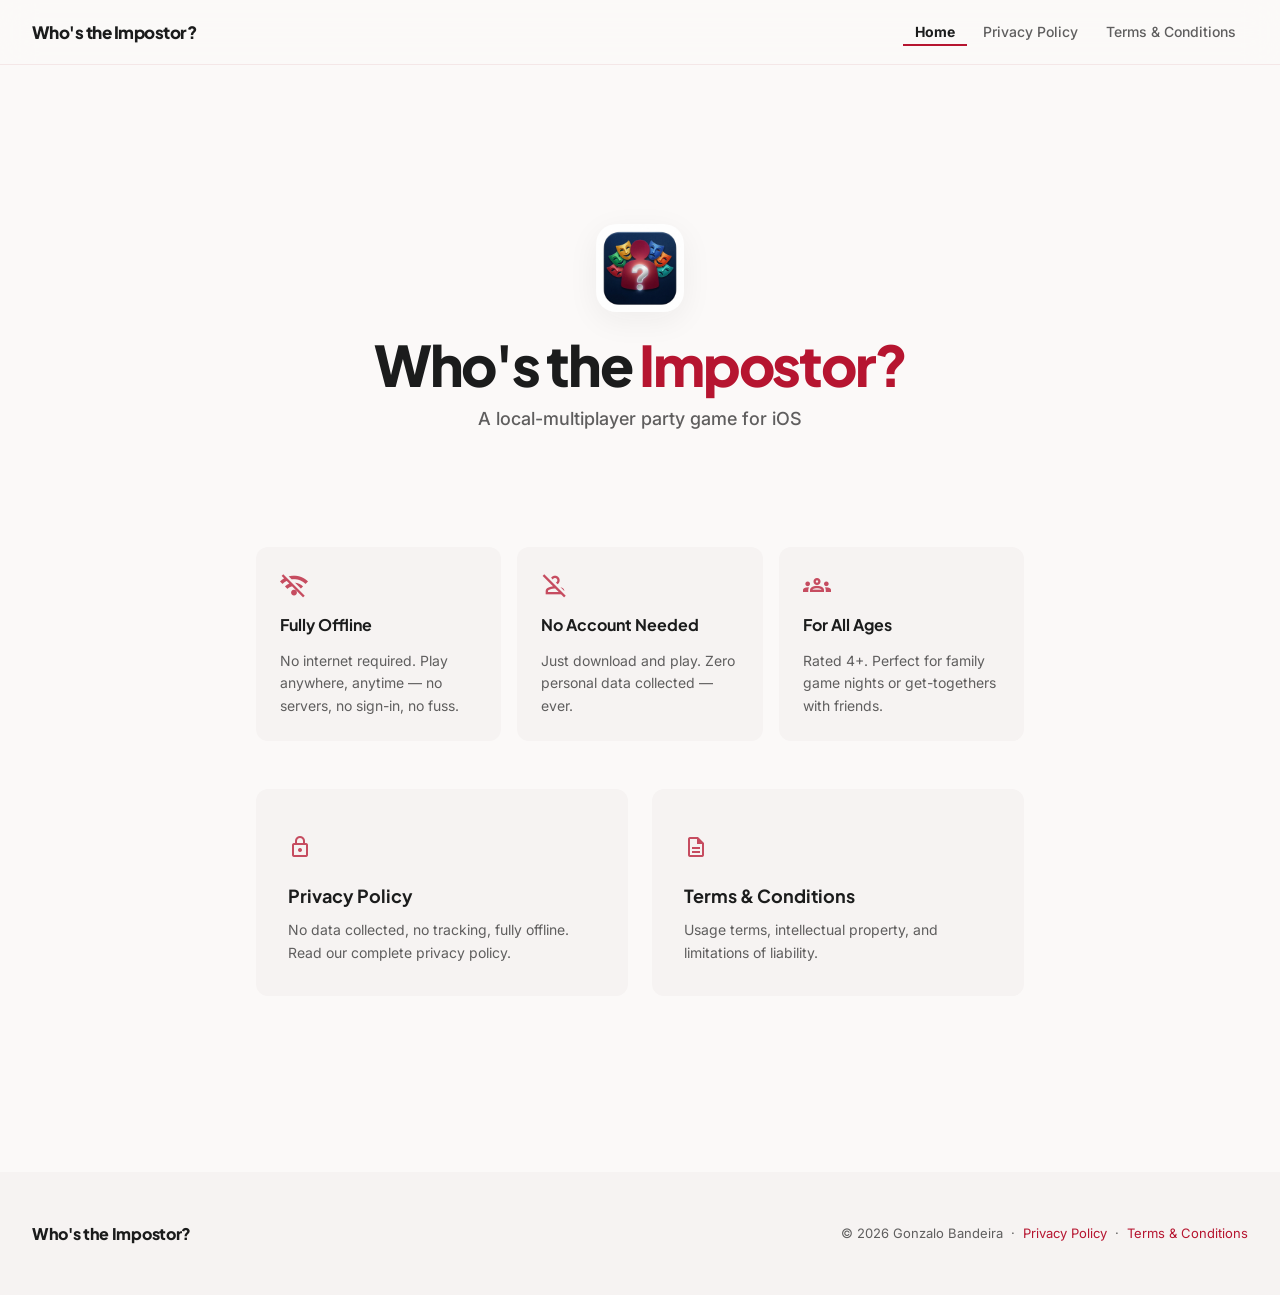
<file: docs/index.html>
<!DOCTYPE html>
<html lang="en">
<head>
  <meta charset="UTF-8">
  <meta name="viewport" content="width=device-width, initial-scale=1.0">
  <title>Who's the Impostor? — App Info</title>
  <meta name="description" content="Who's the Impostor? is a fully offline local-multiplayer party game for iOS.">
  <link rel="preconnect" href="https://fonts.googleapis.com">
  <link rel="preconnect" href="https://fonts.gstatic.com" crossorigin>
  <link href="https://fonts.googleapis.com/css2?family=Plus+Jakarta+Sans:wght@700;800&family=Inter:wght@400;500;600&display=swap" rel="stylesheet">
  <link href="https://fonts.googleapis.com/css2?family=Material+Symbols+Outlined:opsz,wght,FILL@24,400,0&display=swap" rel="stylesheet">
  <link rel="stylesheet" href="styles.css">
  <link rel="icon" href="icon.png" type="image/png">
</head>
<body>

<nav class="main-nav">
  <div class="nav-inner">
    <a href="index.html" class="nav-brand">Who's the Impostor?</a>
    <ul>
      <li><a href="index.html" class="active">Home</a></li>
      <li><a href="privacy.html">Privacy Policy</a></li>
      <li><a href="terms.html">Terms &amp; Conditions</a></li>
    </ul>
  </div>
</nav>

<main class="index-main">
  <div class="hero">
    <div class="app-icon">
      <img src="icon.png" alt="Who's the Impostor? app icon" style="width:88px;height:88px;border-radius:20px;display:block;">
    </div>
    <h1 class="editorial-headline index-headline">Who's the <span class="text-primary">Impostor?</span></h1>
    <p class="subtitle">A local-multiplayer party game for iOS</p>
  </div>

  <div class="features">
    <div class="feature-card">
      <span class="material-symbols-outlined">wifi_off</span>
      <h3>Fully Offline</h3>
      <p>No internet required. Play anywhere, anytime — no servers, no sign-in, no fuss.</p>
    </div>
    <div class="feature-card">
      <span class="material-symbols-outlined">person_off</span>
      <h3>No Account Needed</h3>
      <p>Just download and play. Zero personal data collected — ever.</p>
    </div>
    <div class="feature-card">
      <span class="material-symbols-outlined">groups</span>
      <h3>For All Ages</h3>
      <p>Rated 4+. Perfect for family game nights or get-togethers with friends.</p>
    </div>
  </div>

  <div class="cards">
    <a href="privacy.html" class="card">
      <div class="card-icon">
        <span class="material-symbols-outlined">lock</span>
      </div>
      <h2>Privacy Policy</h2>
      <p>No data collected, no tracking, fully offline. Read our complete privacy policy.</p>
    </a>

    <a href="terms.html" class="card">
      <div class="card-icon">
        <span class="material-symbols-outlined">description</span>
      </div>
      <h2>Terms &amp; Conditions</h2>
      <p>Usage terms, intellectual property, and limitations of liability.</p>
    </a>
  </div>
</main>

<footer>
  <div class="footer-inner">
    <span class="footer-brand">Who's the Impostor?</span>
    <p>&copy; 2026 Gonzalo Bandeira &nbsp;·&nbsp; <a href="privacy.html">Privacy Policy</a> &nbsp;·&nbsp; <a href="terms.html">Terms &amp; Conditions</a></p>
  </div>
</footer>

</body>
</html>
</file>
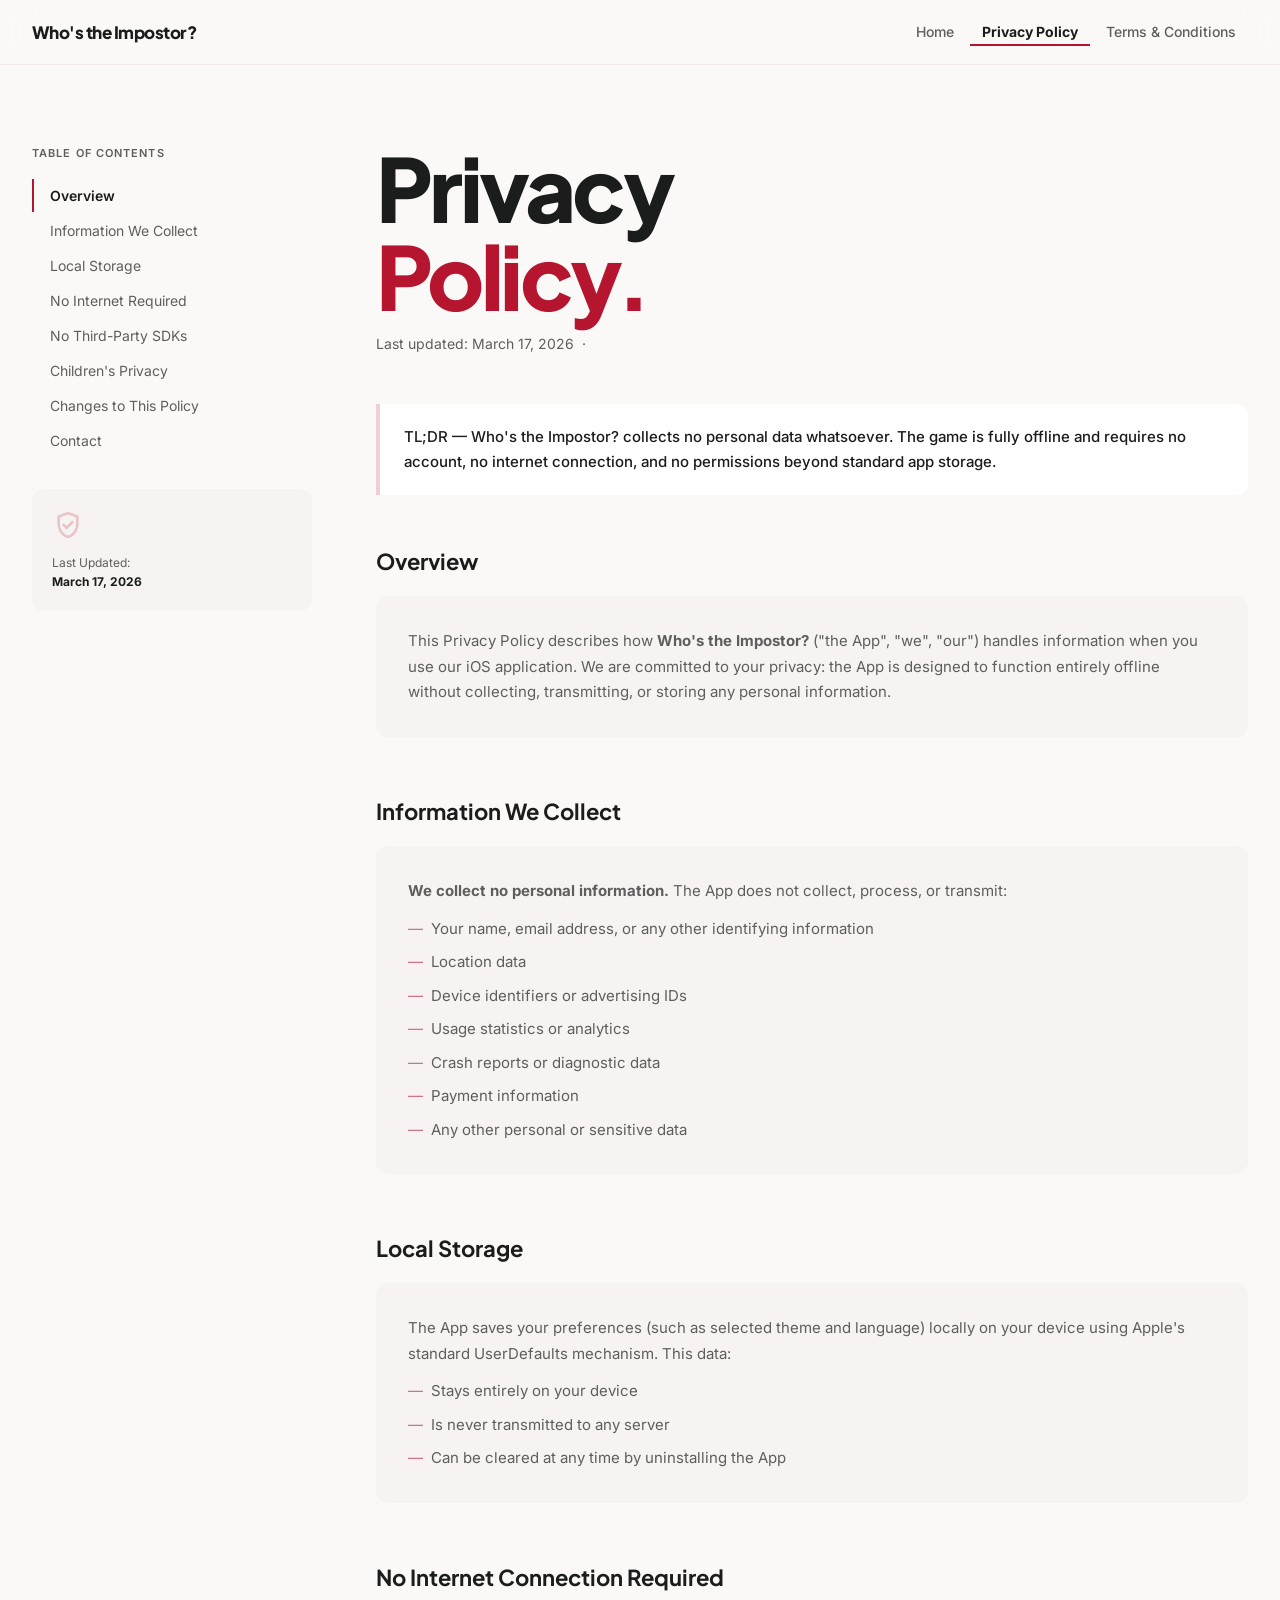
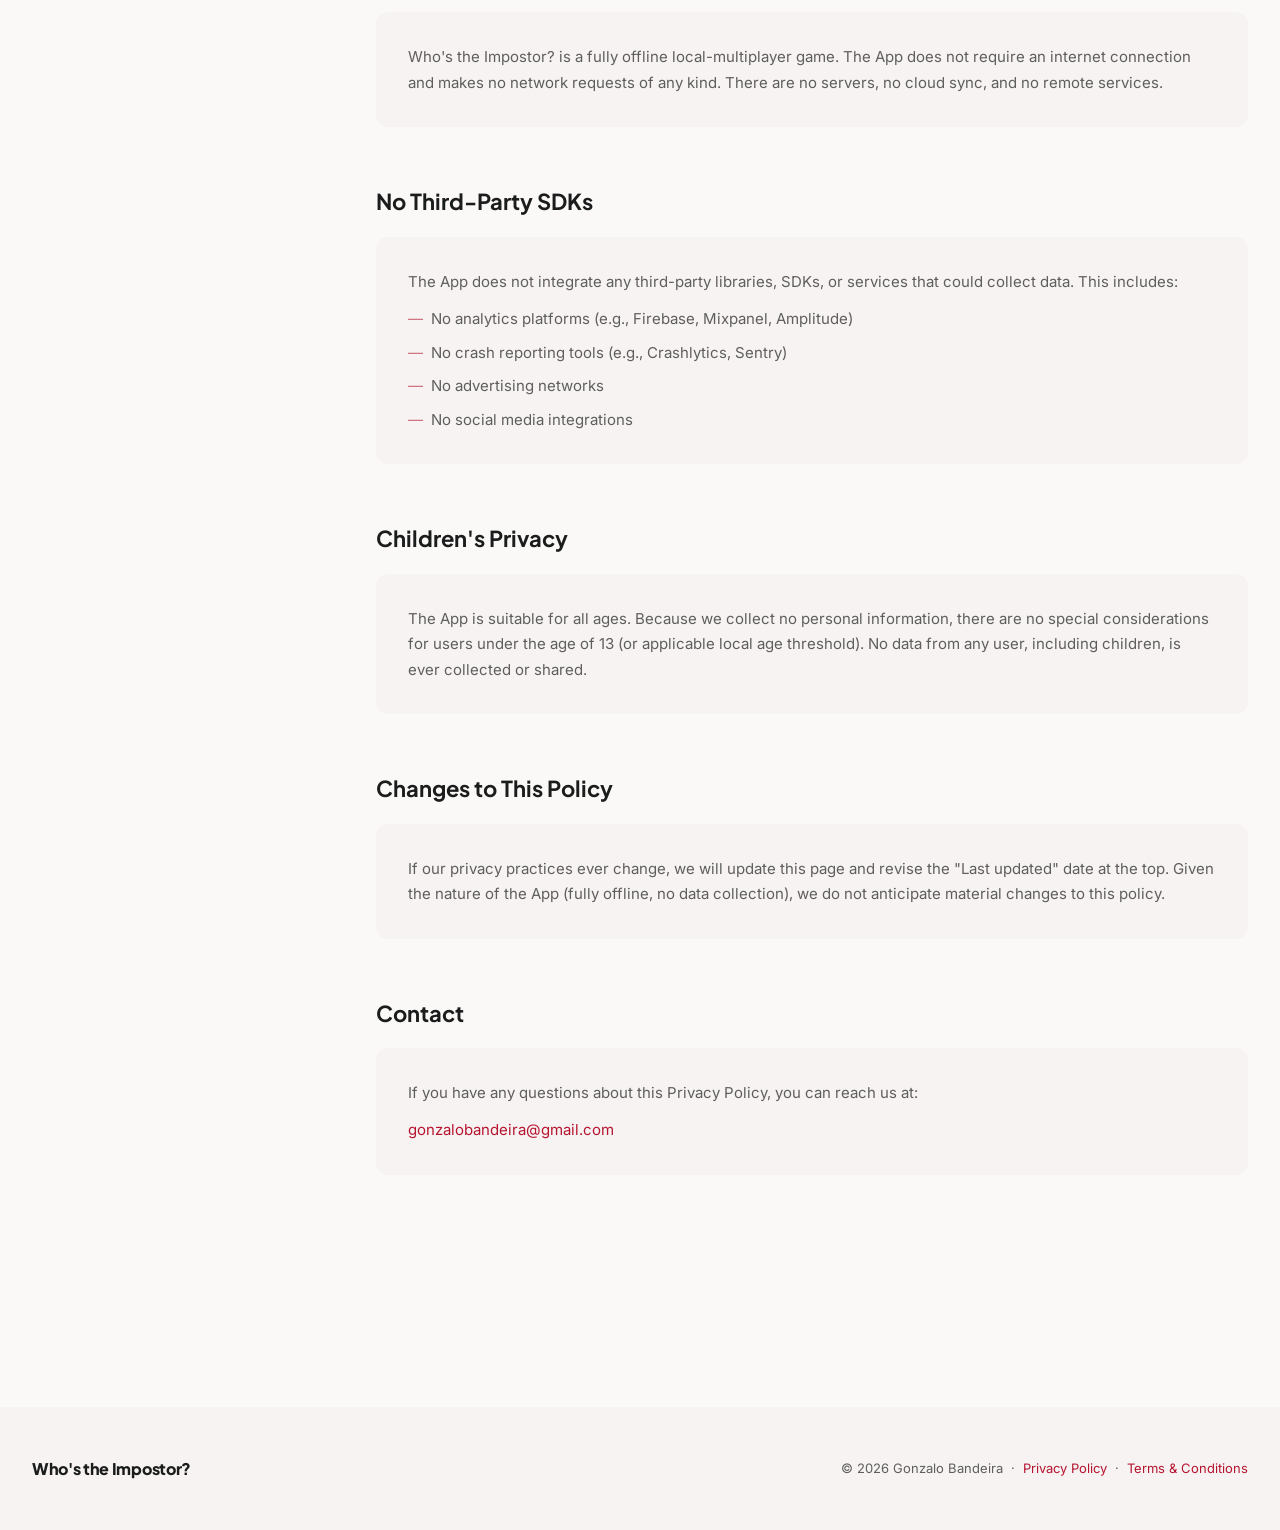
<file: docs/privacy.html>
<!DOCTYPE html>
<html lang="en">

<head>
  <meta charset="UTF-8">
  <meta name="viewport" content="width=device-width, initial-scale=1.0">
  <title>Privacy Policy — Who's the Impostor?</title>
  <meta name="description"
    content="Privacy Policy for Who's the Impostor? — a fully offline party game that collects no personal data.">
  <link rel="preconnect" href="https://fonts.googleapis.com">
  <link rel="preconnect" href="https://fonts.gstatic.com" crossorigin>
  <link
    href="https://fonts.googleapis.com/css2?family=Plus+Jakarta+Sans:wght@700;800&family=Inter:wght@400;500;600&display=swap"
    rel="stylesheet">
  <link href="https://fonts.googleapis.com/css2?family=Material+Symbols+Outlined:opsz,wght,FILL@24,400,0&display=swap"
    rel="stylesheet">
  <link rel="stylesheet" href="styles.css">
  <link rel="icon" href="icon.png" type="image/png">
</head>

<body>

  <nav class="main-nav">
    <div class="nav-inner">
      <a href="index.html" class="nav-brand">Who's the Impostor?</a>
      <ul>
        <li><a href="index.html">Home</a></li>
        <li><a href="privacy.html" class="active">Privacy Policy</a></li>
        <li><a href="terms.html">Terms &amp; Conditions</a></li>
      </ul>
    </div>
  </nav>

  <main>
    <div class="content-grid">

      <!-- Sidebar TOC -->
      <aside class="sidebar">
        <div class="sidebar-sticky">
          <div class="sidebar-label">Table of Contents</div>
          <nav class="sidebar-nav">
            <a href="#overview" class="active">Overview</a>
            <a href="#information-we-collect">Information We Collect</a>
            <a href="#local-storage">Local Storage</a>
            <a href="#no-internet">No Internet Required</a>
            <a href="#no-third-party-sdks">No Third-Party SDKs</a>
            <a href="#childrens-privacy">Children's Privacy</a>
            <a href="#changes">Changes to This Policy</a>
            <a href="#contact">Contact</a>
          </nav>
          <div class="sidebar-info">
            <span class="material-symbols-outlined">verified_user</span>
            <p>Last Updated:<br><strong>March 17, 2026</strong></p>
          </div>
        </div>
      </aside>

      <!-- Content -->
      <article>
        <div class="page-header">
          <h1 class="editorial-headline">Privacy<br><span class="text-primary">Policy.</span></h1>
          <p class="meta">Last updated: March 17, 2026 &nbsp;·&nbsp;</p>
        </div>

        <div class="highlight-box">
          <p>TL;DR — Who's the Impostor? collects no personal data whatsoever. The game is fully offline and requires no
            account, no internet connection, and no permissions beyond standard app storage.</p>
        </div>

        <section id="overview">
          <h2>Overview</h2>
          <div class="legal-card">
            <p>This Privacy Policy describes how <strong>Who's the Impostor?</strong> ("the App", "we", "our") handles
              information when you use our iOS application. We are committed to your privacy: the App is designed to
              function entirely offline without collecting, transmitting, or storing any personal information.</p>
          </div>
        </section>

        <section id="information-we-collect">
          <h2>Information We Collect</h2>
          <div class="legal-card">
            <p><strong>We collect no personal information.</strong> The App does not collect, process, or transmit:</p>
            <ul class="privacy-list">
              <li>Your name, email address, or any other identifying information</li>
              <li>Location data</li>
              <li>Device identifiers or advertising IDs</li>
              <li>Usage statistics or analytics</li>
              <li>Crash reports or diagnostic data</li>
              <li>Payment information</li>
              <li>Any other personal or sensitive data</li>
            </ul>
          </div>
        </section>

        <section id="local-storage">
          <h2>Local Storage</h2>
          <div class="legal-card">
            <p>The App saves your preferences (such as selected theme and language) locally on your device using Apple's
              standard UserDefaults mechanism. This data:</p>
            <ul class="privacy-list">
              <li>Stays entirely on your device</li>
              <li>Is never transmitted to any server</li>
              <li>Can be cleared at any time by uninstalling the App</li>
            </ul>
          </div>
        </section>

        <section id="no-internet">
          <h2>No Internet Connection Required</h2>
          <div class="legal-card">
            <p>Who's the Impostor? is a fully offline local-multiplayer game. The App does not require an internet
              connection and makes no network requests of any kind. There are no servers, no cloud sync, and no remote
              services.</p>
          </div>
        </section>

        <section id="no-third-party-sdks">
          <h2>No Third-Party SDKs</h2>
          <div class="legal-card">
            <p>The App does not integrate any third-party libraries, SDKs, or services that could collect data. This
              includes:</p>
            <ul class="privacy-list">
              <li>No analytics platforms (e.g., Firebase, Mixpanel, Amplitude)</li>
              <li>No crash reporting tools (e.g., Crashlytics, Sentry)</li>
              <li>No advertising networks</li>
              <li>No social media integrations</li>
            </ul>
          </div>
        </section>

        <section id="childrens-privacy">
          <h2>Children's Privacy</h2>
          <div class="legal-card">
            <p>The App is suitable for all ages. Because we collect no personal information, there are no special
              considerations for users under the age of 13 (or applicable local age threshold). No data from any user,
              including children, is ever collected or shared.</p>
          </div>
        </section>

        <section id="changes">
          <h2>Changes to This Policy</h2>
          <div class="legal-card">
            <p>If our privacy practices ever change, we will update this page and revise the "Last updated" date at the
              top. Given the nature of the App (fully offline, no data collection), we do not anticipate material
              changes to this policy.</p>
          </div>
        </section>

        <section id="contact">
          <h2>Contact</h2>
          <div class="legal-card">
            <p>If you have any questions about this Privacy Policy, you can reach us at:</p>
            <p><a href="mailto:gonzalobandeira@gmail.com">gonzalobandeira@gmail.com</a></p>
          </div>
        </section>
      </article>

    </div>
  </main>

  <footer>
    <div class="footer-inner">
      <span class="footer-brand">Who's the Impostor?</span>
      <p>&copy; 2026 Gonzalo Bandeira &nbsp;·&nbsp; <a href="privacy.html">Privacy Policy</a> &nbsp;·&nbsp; <a
          href="terms.html">Terms &amp; Conditions</a></p>
    </div>
  </footer>

</body>

</html>
</file>
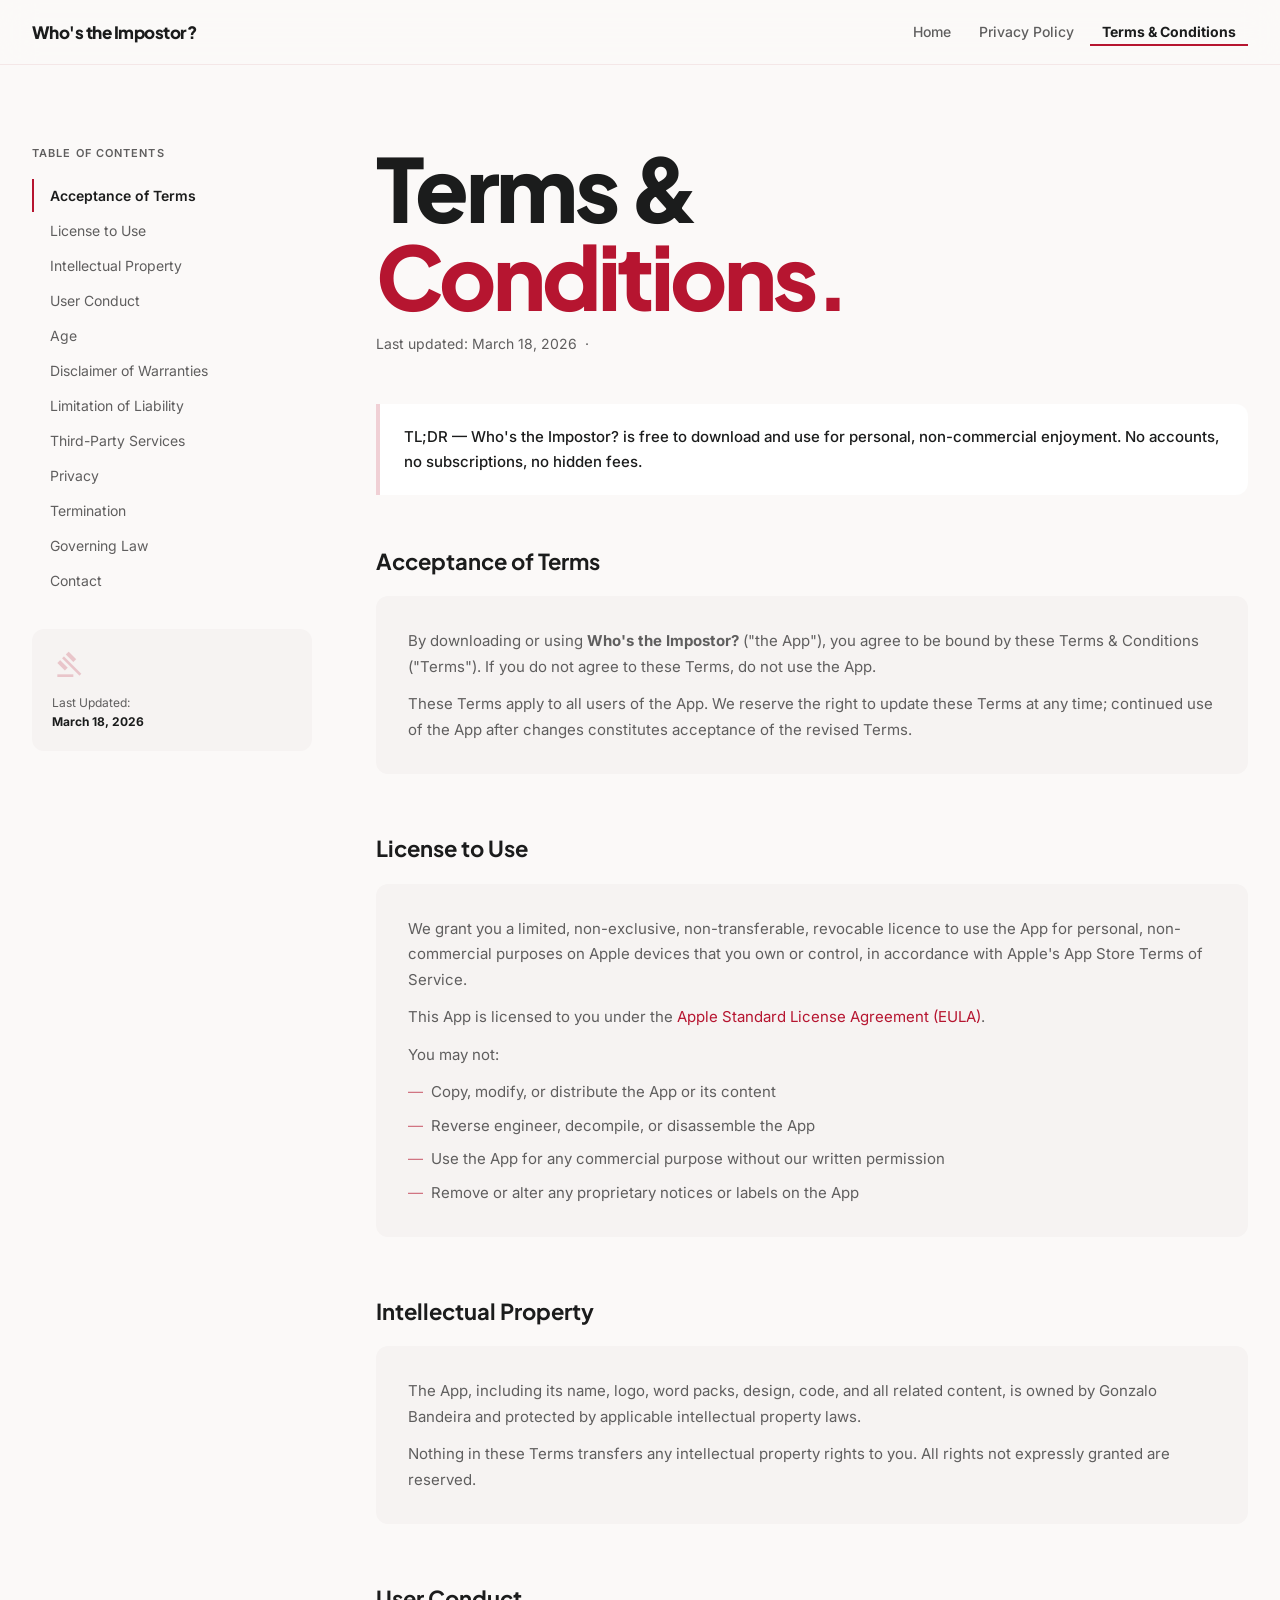
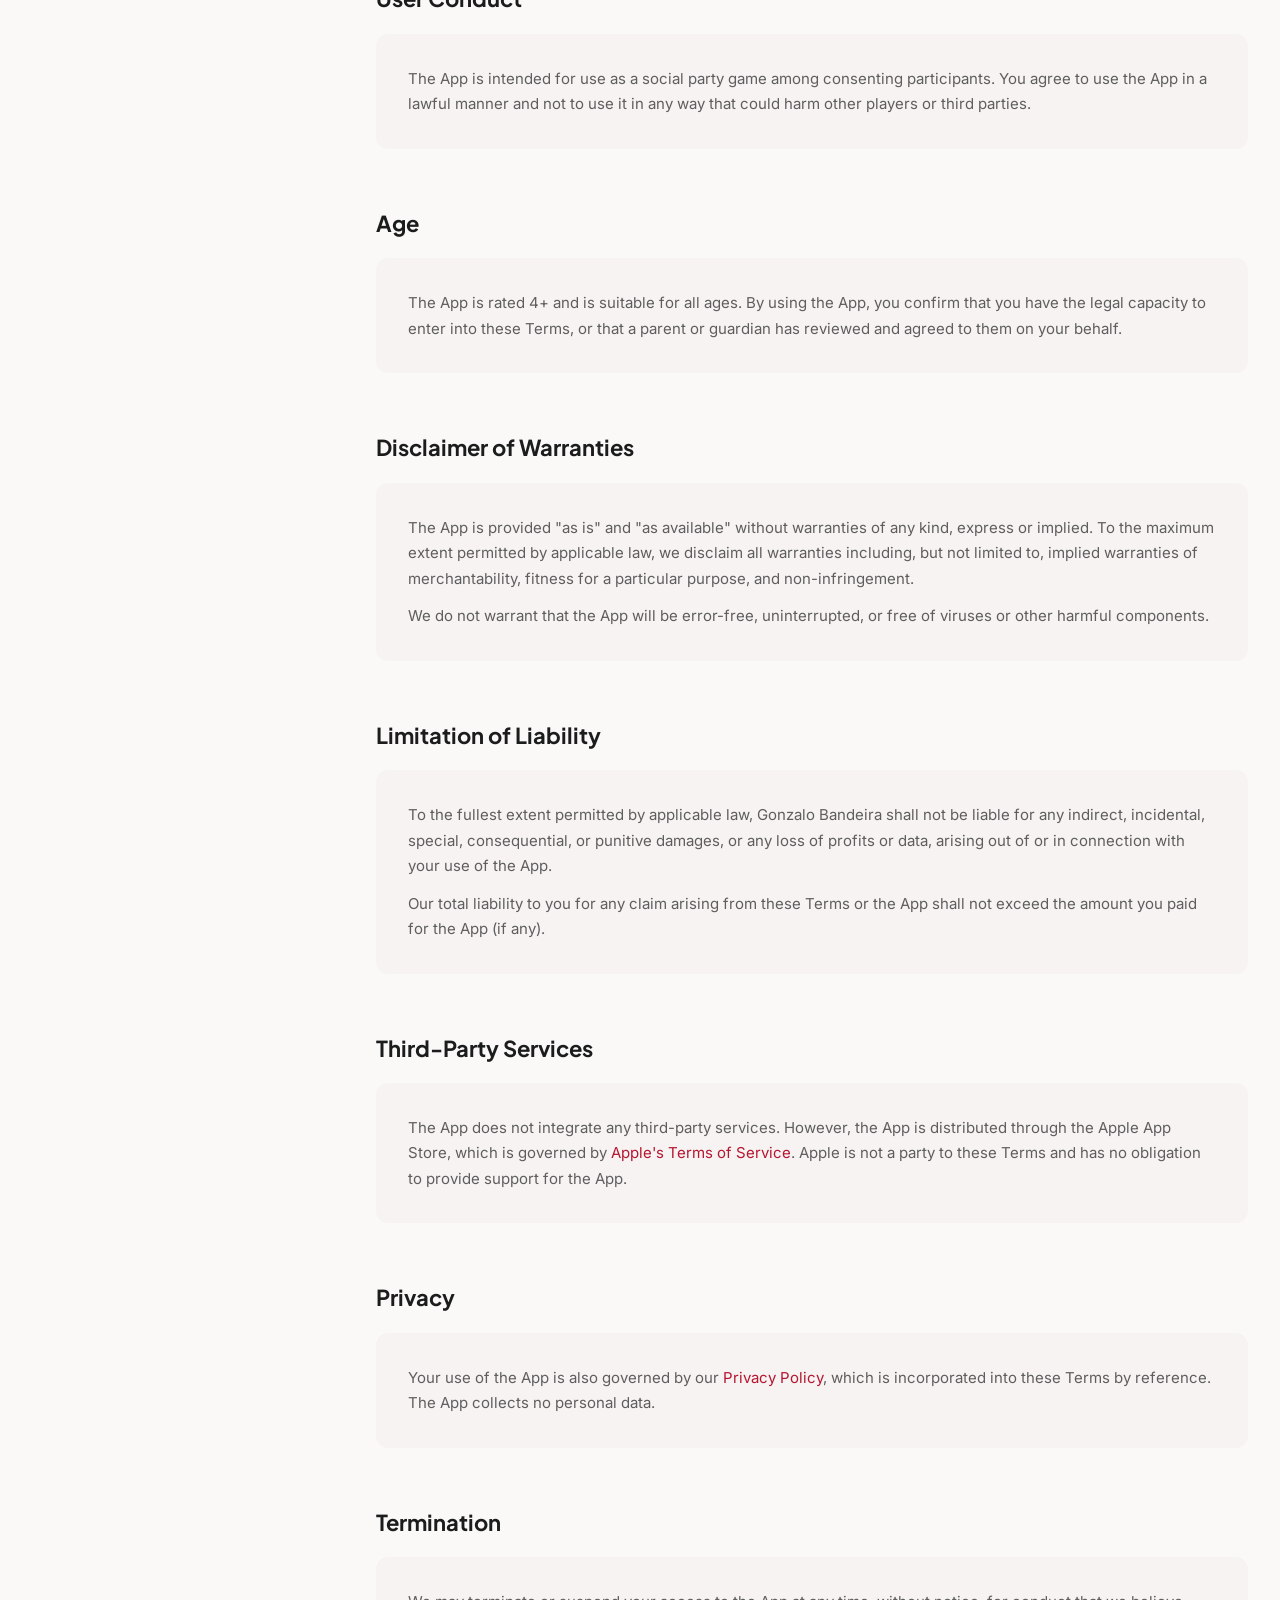
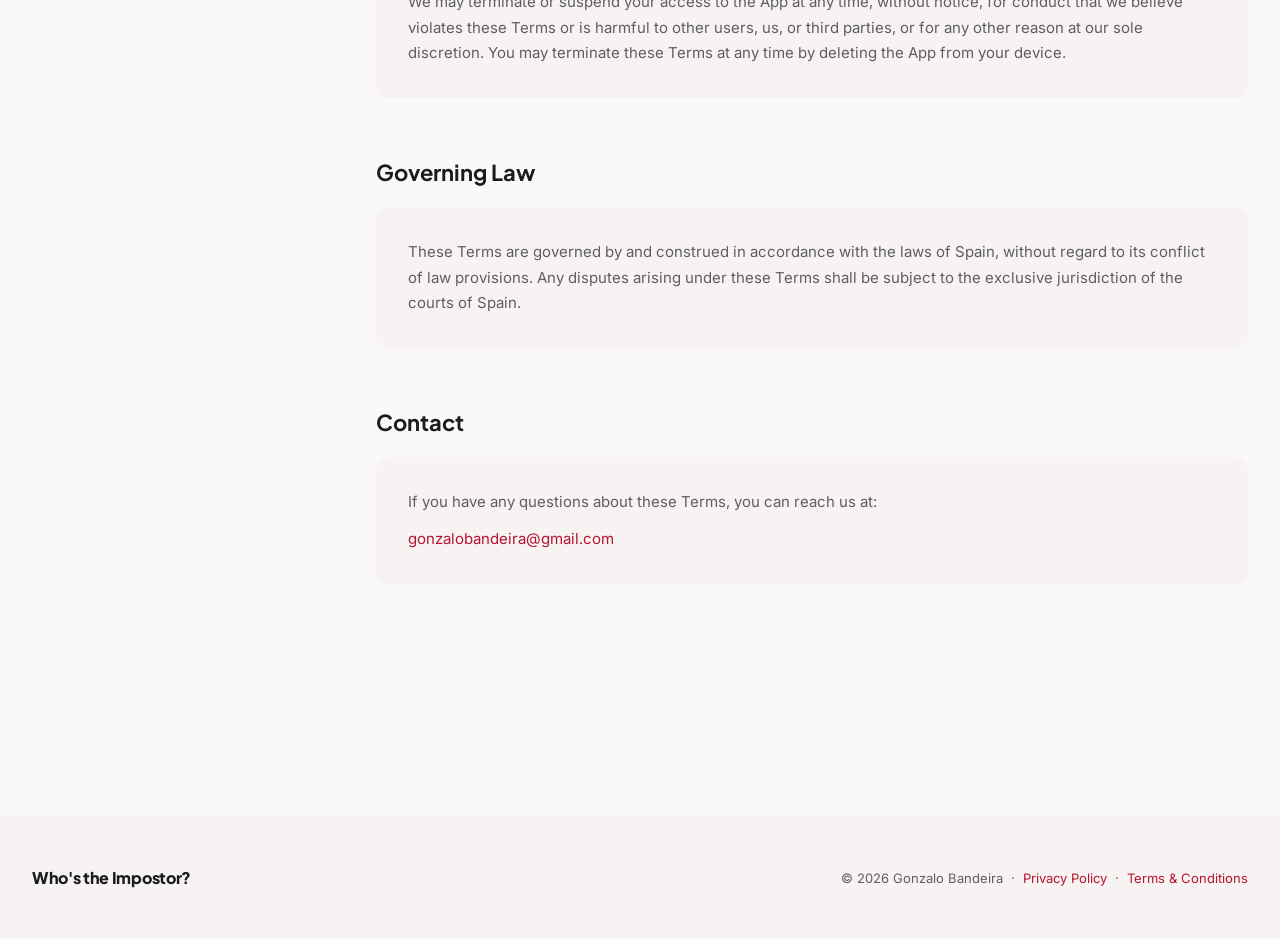
<file: docs/terms.html>
<!DOCTYPE html>
<html lang="en">

<head>
  <meta charset="UTF-8">
  <meta name="viewport" content="width=device-width, initial-scale=1.0">
  <title>Terms &amp; Conditions — Who's the Impostor?</title>
  <meta name="description"
    content="Terms and Conditions for Who's the Impostor? — a fully offline local-multiplayer party game for iOS.">
  <link rel="preconnect" href="https://fonts.googleapis.com">
  <link rel="preconnect" href="https://fonts.gstatic.com" crossorigin>
  <link
    href="https://fonts.googleapis.com/css2?family=Plus+Jakarta+Sans:wght@700;800&family=Inter:wght@400;500;600&display=swap"
    rel="stylesheet">
  <link href="https://fonts.googleapis.com/css2?family=Material+Symbols+Outlined:opsz,wght,FILL@24,400,0&display=swap"
    rel="stylesheet">
  <link rel="stylesheet" href="styles.css">
  <link rel="icon" href="icon.png" type="image/png">
</head>

<body>

  <nav class="main-nav">
    <div class="nav-inner">
      <a href="index.html" class="nav-brand">Who's the Impostor?</a>
      <ul>
        <li><a href="index.html">Home</a></li>
        <li><a href="privacy.html">Privacy Policy</a></li>
        <li><a href="terms.html" class="active">Terms &amp; Conditions</a></li>
      </ul>
    </div>
  </nav>

  <main>
    <div class="content-grid">

      <!-- Sidebar TOC -->
      <aside class="sidebar">
        <div class="sidebar-sticky">
          <div class="sidebar-label">Table of Contents</div>
          <nav class="sidebar-nav">
            <a href="#acceptance" class="active">Acceptance of Terms</a>
            <a href="#license">License to Use</a>
            <a href="#intellectual-property">Intellectual Property</a>
            <a href="#user-conduct">User Conduct</a>
            <a href="#age">Age</a>
            <a href="#disclaimer">Disclaimer of Warranties</a>
            <a href="#liability">Limitation of Liability</a>
            <a href="#third-party">Third-Party Services</a>
            <a href="#privacy">Privacy</a>
            <a href="#termination">Termination</a>
            <a href="#governing-law">Governing Law</a>
            <a href="#contact">Contact</a>
          </nav>
          <div class="sidebar-info">
            <span class="material-symbols-outlined">gavel</span>
            <p>Last Updated:<br><strong>March 18, 2026</strong></p>
          </div>
        </div>
      </aside>

      <!-- Content -->
      <article>
        <div class="page-header">
          <h1 class="editorial-headline">Terms &amp;<br><span class="text-primary">Conditions.</span></h1>
          <p class="meta">Last updated: March 18, 2026 &nbsp;·&nbsp;</p>
        </div>

        <div class="highlight-box">
          <p>TL;DR — Who's the Impostor? is free to download and use for personal, non-commercial enjoyment. No
            accounts, no subscriptions, no hidden fees.</p>
        </div>

        <section id="acceptance">
          <h2>Acceptance of Terms</h2>
          <div class="legal-card">
            <p>By downloading or using <strong>Who's the Impostor?</strong> ("the App"), you agree to be bound by these
              Terms &amp; Conditions ("Terms"). If you do not agree to these Terms, do not use the App.</p>
            <p>These Terms apply to all users of the App. We reserve the right to update these Terms at any time;
              continued use of the App after changes constitutes acceptance of the revised Terms.</p>
          </div>
        </section>

        <section id="license">
          <h2>License to Use</h2>
          <div class="legal-card">
            <p>We grant you a limited, non-exclusive, non-transferable, revocable licence to use the App for personal,
              non-commercial purposes on Apple devices that you own or control, in accordance with Apple's App Store
              Terms of Service.</p>
            <p>This App is licensed to you under the <a href="https://www.apple.com/legal/internet-services/itunes/dev/stdeula/" target="_blank" rel="noopener noreferrer">Apple Standard License Agreement (EULA)</a>.</p>
            <p>You may not:</p>
            <ul class="privacy-list">
              <li>Copy, modify, or distribute the App or its content</li>
              <li>Reverse engineer, decompile, or disassemble the App</li>
              <li>Use the App for any commercial purpose without our written permission</li>
              <li>Remove or alter any proprietary notices or labels on the App</li>
            </ul>
          </div>
        </section>

        <section id="intellectual-property">
          <h2>Intellectual Property</h2>
          <div class="legal-card">
            <p>The App, including its name, logo, word packs, design, code, and all related content, is owned by Gonzalo
              Bandeira and protected by applicable intellectual property laws.</p>
            <p>Nothing in these Terms transfers any intellectual property rights to you. All rights not expressly
              granted are reserved.</p>
          </div>
        </section>

        <section id="user-conduct">
          <h2>User Conduct</h2>
          <div class="legal-card">
            <p>The App is intended for use as a social party game among consenting participants. You agree to use the
              App in a lawful manner and not to use it in any way that could harm other players or third parties.</p>
          </div>
        </section>

        <section id="age">
          <h2>Age</h2>
          <div class="legal-card">
            <p>The App is rated 4+ and is suitable for all ages. By using the App, you confirm that you have the legal
              capacity to enter into these Terms, or that a parent or guardian has reviewed and agreed to them on your
              behalf.</p>
          </div>
        </section>

        <section id="disclaimer">
          <h2>Disclaimer of Warranties</h2>
          <div class="legal-card">
            <p>The App is provided "as is" and "as available" without warranties of any kind, express or implied. To the
              maximum extent permitted by applicable law, we disclaim all warranties including, but not limited to,
              implied warranties of merchantability, fitness for a particular purpose, and non-infringement.</p>
            <p>We do not warrant that the App will be error-free, uninterrupted, or free of viruses or other harmful
              components.</p>
          </div>
        </section>

        <section id="liability">
          <h2>Limitation of Liability</h2>
          <div class="legal-card">
            <p>To the fullest extent permitted by applicable law, Gonzalo Bandeira shall not be liable for any indirect,
              incidental, special, consequential, or punitive damages, or any loss of profits or data, arising out of or
              in connection with your use of the App.</p>
            <p>Our total liability to you for any claim arising from these Terms or the App shall not exceed the amount
              you paid for the App (if any).</p>
          </div>
        </section>

        <section id="third-party">
          <h2>Third-Party Services</h2>
          <div class="legal-card">
            <p>The App does not integrate any third-party services. However, the App is distributed through the Apple
              App Store, which is governed by <a
                href="https://www.apple.com/legal/internet-services/itunes/us/terms.html" target="_blank"
                rel="noopener noreferrer">Apple's Terms of Service</a>. Apple is not a party to these Terms and has no
              obligation to provide support for the App.</p>
          </div>
        </section>

        <section id="privacy">
          <h2>Privacy</h2>
          <div class="legal-card">
            <p>Your use of the App is also governed by our <a href="privacy.html">Privacy Policy</a>, which is
              incorporated into these Terms by reference. The App collects no personal data.</p>
          </div>
        </section>

        <section id="termination">
          <h2>Termination</h2>
          <div class="legal-card">
            <p>We may terminate or suspend your access to the App at any time, without notice, for conduct that we
              believe violates these Terms or is harmful to other users, us, or third parties, or for any other reason
              at our sole discretion. You may terminate these Terms at any time by deleting the App from your device.
            </p>
          </div>
        </section>

        <section id="governing-law">
          <h2>Governing Law</h2>
          <div class="legal-card">
            <p>These Terms are governed by and construed in accordance with the laws of Spain, without regard to its
              conflict of law provisions. Any disputes arising under these Terms shall be subject to the exclusive
              jurisdiction of the courts of Spain.</p>
          </div>
        </section>

        <section id="contact">
          <h2>Contact</h2>
          <div class="legal-card">
            <p>If you have any questions about these Terms, you can reach us at:</p>
            <p><a href="mailto:gonzalobandeira@gmail.com">gonzalobandeira@gmail.com</a></p>
          </div>
        </section>
      </article>

    </div>
  </main>

  <footer>
    <div class="footer-inner">
      <span class="footer-brand">Who's the Impostor?</span>
      <p>&copy; 2026 Gonzalo Bandeira &nbsp;·&nbsp; <a href="privacy.html">Privacy Policy</a> &nbsp;·&nbsp; <a
          href="terms.html">Terms &amp; Conditions</a></p>
    </div>
  </footer>

</body>

</html>
</file>
<file: docs/styles.css>
:root {
  --primary: #b61530;
  --primary-container: #d93446;
  --surface: #fbf9f8;
  --surface-container-low: #f6f3f2;
  --surface-container: #f0eded;
  --surface-container-lowest: #ffffff;
  --surface-container-highest: #e4e2e1;
  --on-surface: #1b1c1c;
  --secondary: #5f5e5e;
  --outline-variant: #e3bebd;
  --font-headline: "Plus Jakarta Sans", system-ui, sans-serif;
  --font-body: "Inter", system-ui, sans-serif;
  --max-width: 88rem;
}

* {
  box-sizing: border-box;
  margin: 0;
  padding: 0;
}

body {
  font-family: var(--font-body);
  color: var(--on-surface);
  background: var(--surface);
  line-height: 1.7;
  font-size: 16px;
  padding-top: 5rem;
}

/* ---- Navigation ---- */
.main-nav {
  background: rgba(251, 249, 248, 0.85);
  backdrop-filter: blur(16px);
  -webkit-backdrop-filter: blur(16px);
  border-bottom: 1px solid rgba(227, 190, 189, 0.3);
  padding: 0 2rem;
  position: fixed;
  top: 0;
  left: 0;
  right: 0;
  z-index: 50;
}

.main-nav .nav-inner {
  max-width: var(--max-width);
  margin: 0 auto;
  display: flex;
  align-items: center;
  justify-content: space-between;
  height: 4rem;
}

.main-nav .nav-brand {
  color: var(--on-surface);
  font-family: var(--font-headline);
  font-weight: 800;
  font-size: 1.0625rem;
  text-decoration: none;
  letter-spacing: -0.03em;
}

.main-nav ul {
  list-style: none;
  display: flex;
  gap: 0.25rem;
}

.main-nav ul a {
  color: var(--secondary);
  text-decoration: none;
  font-size: 0.875rem;
  font-weight: 500;
  padding: 0.375rem 0.75rem;
  border-radius: 0.375rem;
  transition: color 0.15s;
}

.main-nav ul a:hover {
  color: var(--on-surface);
}

.main-nav ul a.active {
  color: var(--on-surface);
  font-weight: 700;
  border-bottom: 2px solid var(--primary);
  border-radius: 0;
  padding-bottom: 0.25rem;
}

/* ---- Layout ---- */
main {
  max-width: var(--max-width);
  margin: 0 auto;
  padding: 4rem 2rem 6rem;
}

main.index-main {
  max-width: 52rem;
}

/* ---- Editorial Headline ---- */
.editorial-headline {
  font-family: var(--font-headline);
  font-size: clamp(3rem, 7vw, 5.5rem);
  font-weight: 800;
  letter-spacing: -0.04em;
  line-height: 1.0;
  color: var(--on-surface);
}

.editorial-headline.index-headline {
  font-size: clamp(2rem, 5vw, 3.5rem);
}

.text-primary {
  color: var(--primary);
}

/* ---- Hero (index.html) ---- */
.hero {
  text-align: center;
  padding: 5rem 0 4rem;
}

.hero .app-icon {
  width: 88px;
  height: 88px;
  border-radius: 20px;
  display: flex;
  align-items: center;
  justify-content: center;
  margin: 0 auto 1.5rem;
  overflow: hidden;
  box-shadow: 0 8px 32px rgba(27, 28, 28, 0.06);
}

.hero .subtitle {
  color: var(--secondary);
  font-size: 1.125rem;
  font-weight: 500;
  margin-top: 0.75rem;
}

.hero-lead {
  max-width: 36rem;
  margin: 1.5rem auto 0;
  padding-left: clamp(1rem, 5vw, 3rem);
  color: var(--secondary);
  font-size: 1.0625rem;
  line-height: 1.7;
}

/* ---- Feature Grid ---- */
.features {
  display: grid;
  grid-template-columns: repeat(auto-fit, minmax(200px, 1fr));
  gap: 1rem;
  margin-top: 3rem;
}

.feature-card {
  background: var(--surface-container-low);
  border-radius: 0.75rem;
  padding: 1.5rem;
  display: flex;
  flex-direction: column;
  gap: 0.75rem;
}

.feature-card .material-symbols-outlined {
  font-size: 1.75rem;
  color: var(--primary);
  opacity: 0.75;
}

.feature-card h3 {
  font-family: var(--font-headline);
  font-size: 1rem;
  font-weight: 700;
  color: var(--on-surface);
}

.feature-card p {
  font-size: 0.875rem;
  color: var(--secondary);
  line-height: 1.6;
}

/* ---- Cards (index.html) ---- */
.cards {
  display: grid;
  grid-template-columns: repeat(auto-fit, minmax(280px, 1fr));
  gap: 1.5rem;
  margin-top: 3rem;
}

.card {
  background: var(--surface-container-low);
  border-radius: 0.75rem;
  padding: 2rem;
  text-decoration: none;
  color: var(--on-surface);
  transition: background 0.15s;
  display: flex;
  flex-direction: column;
  gap: 0.5rem;
}

.card:hover {
  background: var(--surface-container);
}

.card .card-icon {
  font-size: 1.75rem;
  color: var(--primary);
  opacity: 0.75;
  margin-bottom: 0.25rem;
}

.card h2 {
  font-family: var(--font-headline);
  font-size: 1.125rem;
  font-weight: 700;
  color: var(--on-surface);
}

.card p {
  color: var(--secondary);
  font-size: 0.875rem;
  line-height: 1.6;
}

/* ---- Privacy page grid ---- */
.content-grid {
  display: grid;
  grid-template-columns: 280px 1fr;
  gap: 4rem;
}


/* ---- Sidebar ---- */
.sidebar {
  padding-bottom: 2rem;
}

.sidebar-sticky {
  position: sticky;
  top: 5.5rem;
}

.sidebar-label {
  font-size: 0.6875rem;
  font-weight: 600;
  letter-spacing: 0.1em;
  text-transform: uppercase;
  color: var(--secondary);
  margin-bottom: 1rem;
}

.sidebar-nav {
  display: flex;
  flex-direction: column;
  gap: 0.125rem;
}

.sidebar-nav a {
  display: block;
  padding: 0.375rem 0 0.375rem 1rem;
  border-left: 2px solid transparent;
  color: var(--secondary);
  text-decoration: none;
  font-size: 0.875rem;
  line-height: 1.5;
  transition: color 0.15s, border-color 0.15s;
  overflow-wrap: break-word;
}

.sidebar-nav a:hover {
  color: var(--on-surface);
  border-left-color: var(--surface-container-highest);
}

.sidebar-nav a.active {
  color: var(--on-surface);
  font-weight: 600;
  border-left-color: var(--primary);
}

.sidebar-info {
  margin-top: 2rem;
  background: var(--surface-container-low);
  border-radius: 0.75rem;
  padding: 1.25rem;
}

.sidebar-info .material-symbols-outlined {
  font-size: 2rem;
  color: var(--primary);
  opacity: 0.2;
  display: block;
  margin-bottom: 0.75rem;
}

.sidebar-info p {
  font-size: 0.75rem;
  color: var(--secondary);
  line-height: 1.6;
}

.sidebar-info strong {
  color: var(--on-surface);
}

/* ---- Page header (privacy.html) ---- */
.page-header {
  margin-bottom: 3rem;
}

.page-header .meta {
  color: var(--secondary);
  font-size: 0.875rem;
  margin-top: 0.75rem;
}

/* ---- Highlight box (TL;DR) ---- */
.highlight-box {
  background: var(--surface-container-lowest);
  border-left: 4px solid rgba(182, 21, 48, 0.2);
  border-radius: 0 0.75rem 0.75rem 0;
  padding: 1.25rem 1.5rem;
  margin-bottom: 3rem;
}

.highlight-box p {
  font-weight: 500;
  color: var(--on-surface);
  font-size: 0.9375rem;
  line-height: 1.7;
}

/* ---- Legal cards (privacy sections) ---- */
.legal-card {
  background: var(--surface-container-low);
  border-radius: 0.75rem;
  padding: 2rem;
}

section {
  margin-bottom: 3.5rem;
}

section h2 {
  font-family: var(--font-headline);
  font-size: 1.375rem;
  font-weight: 700;
  color: var(--on-surface);
  margin-bottom: 1rem;
}

section p {
  color: var(--secondary);
  font-size: 0.9375rem;
  line-height: 1.7;
  margin-bottom: 0.75rem;
}

section p:last-child {
  margin-bottom: 0;
}

section a {
  color: var(--primary);
  text-decoration: none;
}

section a:hover {
  text-decoration: underline;
}

/* ---- Privacy list ---- */
.privacy-list {
  list-style: none;
  padding: 0;
  display: flex;
  flex-direction: column;
  gap: 0.5rem;
  color: var(--secondary);
  font-size: 0.9375rem;
  line-height: 1.7;
}

.privacy-list li::before {
  content: "—";
  color: var(--primary);
  margin-right: 0.5rem;
  opacity: 0.6;
}

/* ---- Footer ---- */
footer {
  background: var(--surface-container-low);
  padding: 3rem 2rem;
  color: var(--secondary);
  font-size: 0.8125rem;
  margin-top: 5rem;
}

footer .footer-inner {
  max-width: var(--max-width);
  margin: 0 auto;
  display: flex;
  align-items: center;
  justify-content: space-between;
  gap: 1rem;
  flex-wrap: wrap;
}

footer .footer-brand {
  font-family: var(--font-headline);
  font-weight: 800;
  font-size: 1rem;
  color: var(--on-surface);
  letter-spacing: -0.02em;
}

footer a {
  color: var(--primary);
  text-decoration: none;
}

footer a:hover {
  text-decoration: underline;
}

/* ---- Material Symbols utility ---- */
.material-symbols-outlined {
  font-variation-settings: 'FILL' 0, 'wght' 400, 'GRAD' 0, 'opsz' 24;
  vertical-align: middle;
  user-select: none;
}

/* ---- Responsive ---- */
@media (max-width: 768px) {
  .content-grid {
    grid-template-columns: 1fr;
  }
  .sidebar {
    display: none;
  }
  .features {
    grid-template-columns: 1fr;
  }
}

@media (max-width: 600px) {
  main {
    padding: 2.5rem 1.25rem 4rem;
  }
  .legal-card {
    padding: 1.25rem;
  }
  .hero {
    padding: 3rem 0 2.5rem;
  }
  footer .footer-inner {
    flex-direction: column;
    text-align: center;
  }
}

@media print {
  nav { display: none; }
  body { padding-top: 0; }
  main { margin: 0; }
}
</file>
